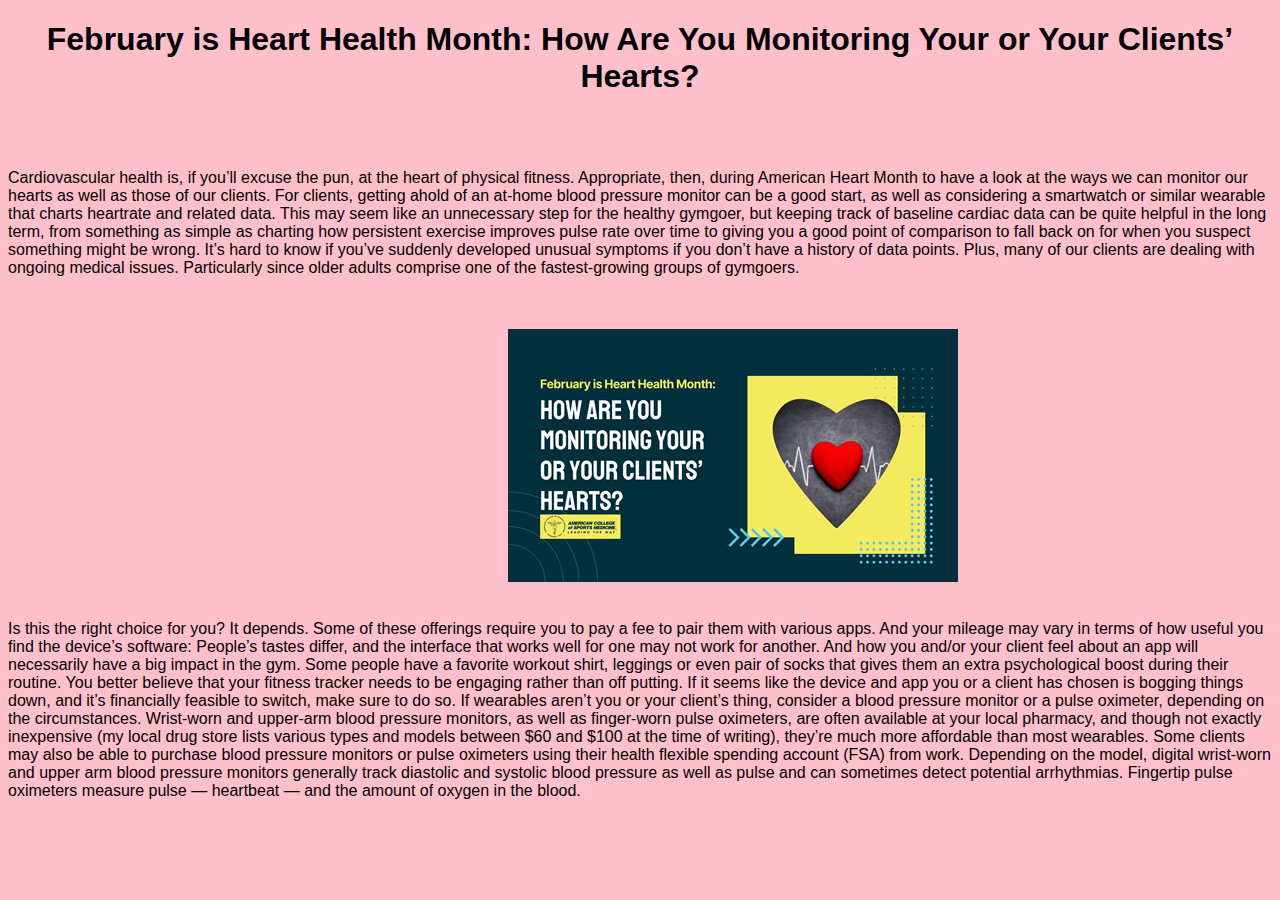
<file: article1.html>
<!DOCTYPE html>
<html>
<head>
<title>Wearable technology</title>
<style>
body{background-color:pink;color:black;font-family: Arial, sans-serif}
img{position:relative;left:500px}
</style>
</head>
<body>
<h1 align="center">February is Heart Health Month: How Are You Monitoring Your or Your Clients’ Hearts?</h1><br><br>
<p>Cardiovascular health is, if you’ll excuse the pun, at the heart of physical fitness. Appropriate, then, during American Heart Month to have a look at the ways we can monitor our hearts as well as those of our clients. 

For clients, getting ahold of an at-home blood pressure monitor can be a good start, as well as considering a smartwatch or similar wearable that charts heartrate and related data. This may seem like an unnecessary step for the healthy gymgoer, but keeping track of baseline cardiac data can be quite helpful in the long term, from something as simple as charting how persistent exercise improves pulse rate over time to giving you a good point of comparison to fall back on for when you suspect something might be wrong. It’s hard to know if you’ve suddenly developed unusual symptoms if you don’t have a history of data points. Plus, many of our clients are dealing with ongoing medical issues. Particularly since older adults comprise one of the fastest-growing groups of gymgoers.</p><br><br>
<img src="Images\img5.png"><br><br>
<p>
Is this the right choice for you? It depends. Some of these offerings require you to pay a fee to pair them with various apps. And your mileage may vary in terms of how useful you find the device’s software: People’s tastes differ, and the interface that works well for one may not work for another. And how you and/or your client feel about an app will necessarily have a big impact in the gym. Some people have a favorite workout shirt, leggings or even pair of socks that gives them an extra psychological boost during their routine. You better believe that your fitness tracker needs to be engaging rather than off putting. If it seems like the device and app you or a client has chosen is bogging things down, and it’s financially feasible to switch, make sure to do so. 

If wearables aren’t you or your client’s thing, consider a blood pressure monitor or a pulse oximeter, depending on the circumstances. Wrist-worn and upper-arm blood pressure monitors, as well as finger-worn pulse oximeters, are often available at your local pharmacy, and though not exactly inexpensive (my local drug store lists various types and models between $60 and $100 at the time of writing), they’re much more affordable than most wearables. Some clients may also be able to purchase blood pressure monitors or pulse oximeters using their health flexible spending account (FSA) from work.  

Depending on the model, digital wrist-worn and upper arm blood pressure monitors generally track diastolic and systolic blood pressure as well as pulse and can sometimes detect potential arrhythmias. Fingertip pulse oximeters measure pulse — heartbeat — and the amount of oxygen in the blood. 

</p>
</body>
</html>
</file>
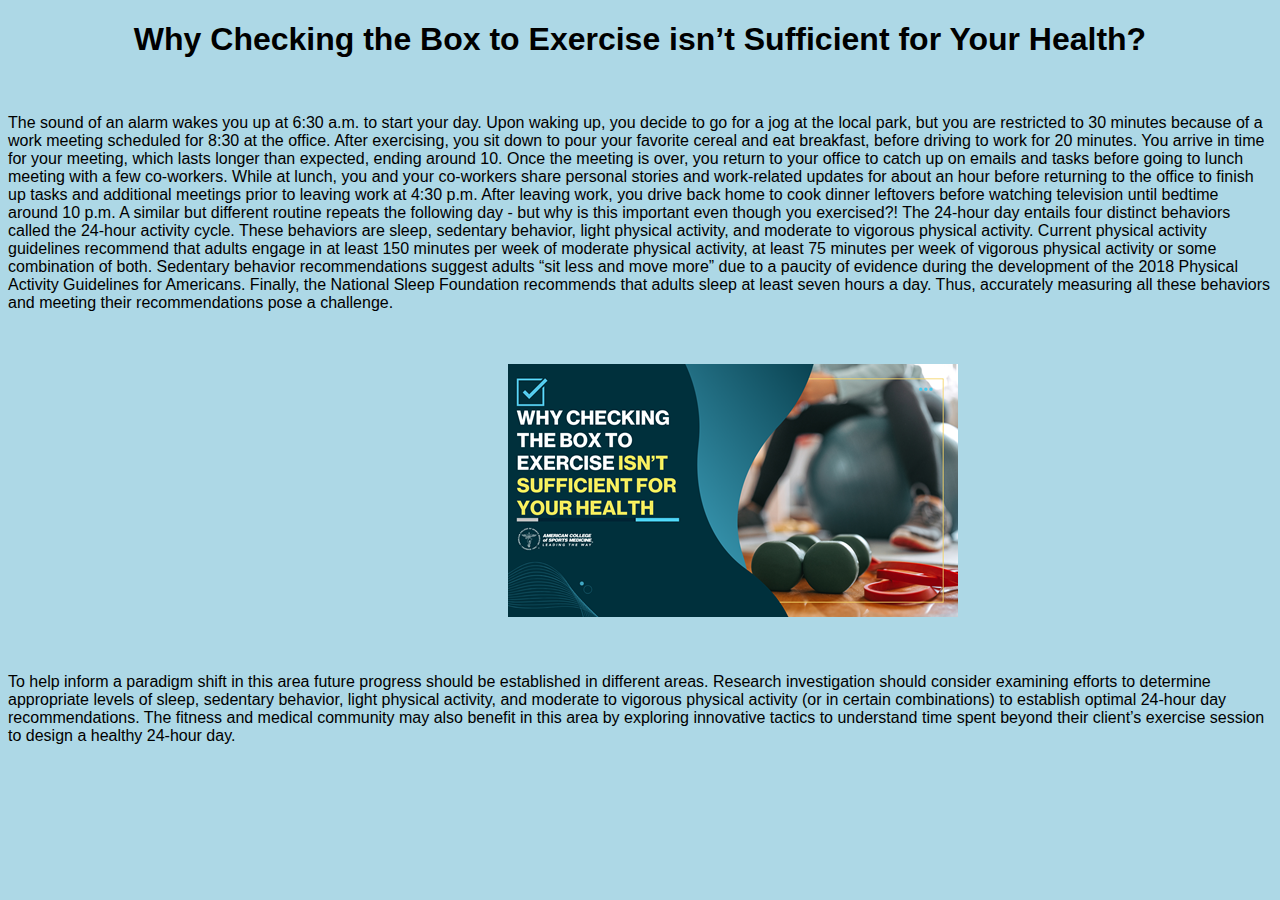
<file: article2.html>
<!DOCTYPE html>
<html>
<head>
<title>Mobile exercise apps</title>
<style>
body{background-color:lightblue;color:black;font-family: Arial, sans-serif}
img{position:relative;left:500px}
</style>
</head>
<body>
<h1 align="center">Why Checking the Box to Exercise isn’t Sufficient for Your Health?</h1><br>
<p>
The sound of an alarm wakes you up at 6:30 a.m. to start your day. Upon waking up, you decide to go for a jog at the local park, but you are restricted to 30 minutes because of a work meeting scheduled for 8:30 at the office. After exercising, you sit down to pour your favorite cereal and eat breakfast, before driving to work for 20 minutes. You arrive in time for your meeting, which lasts longer than expected, ending around 10. Once the meeting is over, you return to your office to catch up on emails and tasks before going to lunch meeting with a few co-workers. While at lunch, you and your co-workers share personal stories and work-related updates for about an hour before returning to the office to finish up tasks and additional meetings prior to leaving work at 4:30 p.m. After leaving work, you drive back home to cook dinner leftovers before watching television until bedtime around 10 p.m. A similar but different routine repeats the following day - but why is this important even though you exercised?! 

The 24-hour day entails four distinct behaviors called the 24-hour activity cycle. These behaviors are sleep, sedentary behavior, light physical activity, and moderate to vigorous physical activity. Current physical activity guidelines recommend that adults engage in at least 150 minutes per week of moderate physical activity, at least 75 minutes per week of vigorous physical activity or some combination of both. Sedentary behavior recommendations suggest adults “sit less and move more” due to a paucity of evidence during the development of the 2018 Physical Activity Guidelines for Americans. Finally, the National Sleep Foundation recommends that adults sleep at least seven hours a day. Thus, accurately measuring all these behaviors and meeting their recommendations pose a challenge. 
</p><br><br>
<img src="Images\img6.png"><br><br><br>

<p>
To help inform a paradigm shift in this area future progress should be established in different areas. Research investigation should consider examining efforts to determine appropriate levels of sleep, sedentary behavior, light physical activity, and moderate to vigorous physical activity (or in certain combinations) to establish optimal 24-hour day recommendations. The fitness and medical community may also benefit in this area by exploring innovative tactics to understand time spent beyond their client’s exercise session to design a healthy 24-hour day. </p>




</body>
</html>
</file>
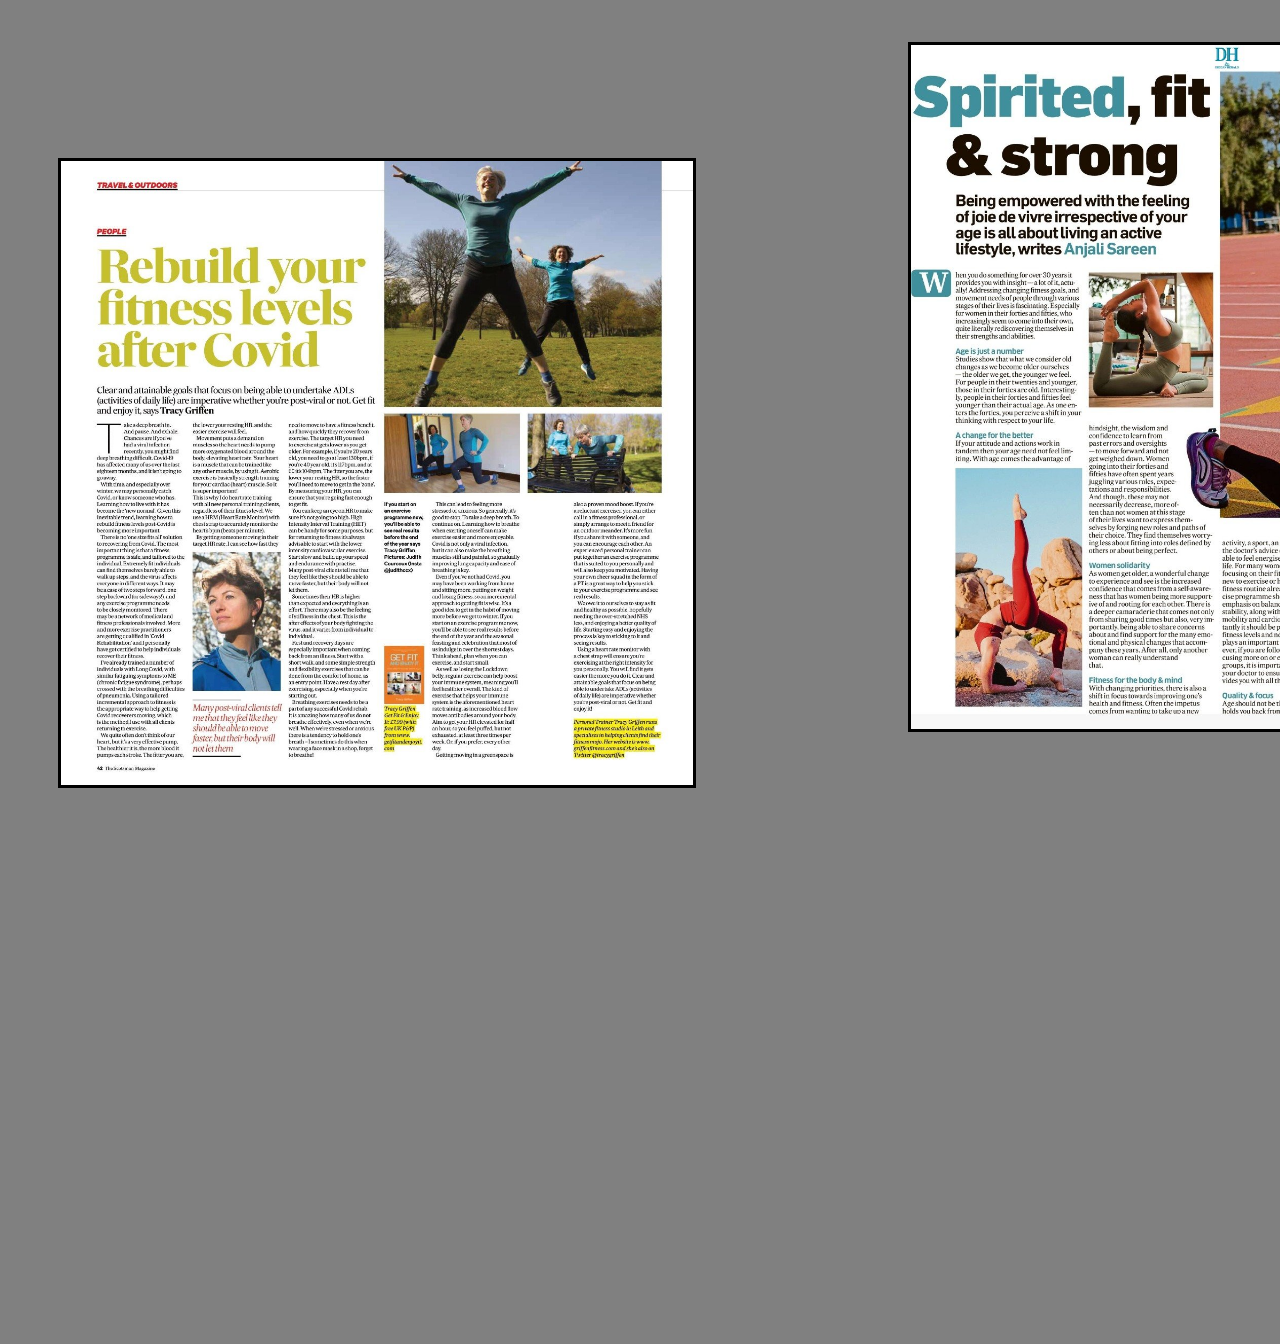
<file: articles.html>
<!doctype html>
<html>
<head>
<title>articles</title>
</head>
<body style="background-color:gray">
<img src="Images\news6.jpg" width="50%" height="50%" style="position:relative;top:150px;left:50px;border:solid">
<img src="Images\news5.jpg" width="50%" height="50%" style="position:relative;bottom:600px;left:900px;border:solid">
</body>
</html>
</file>
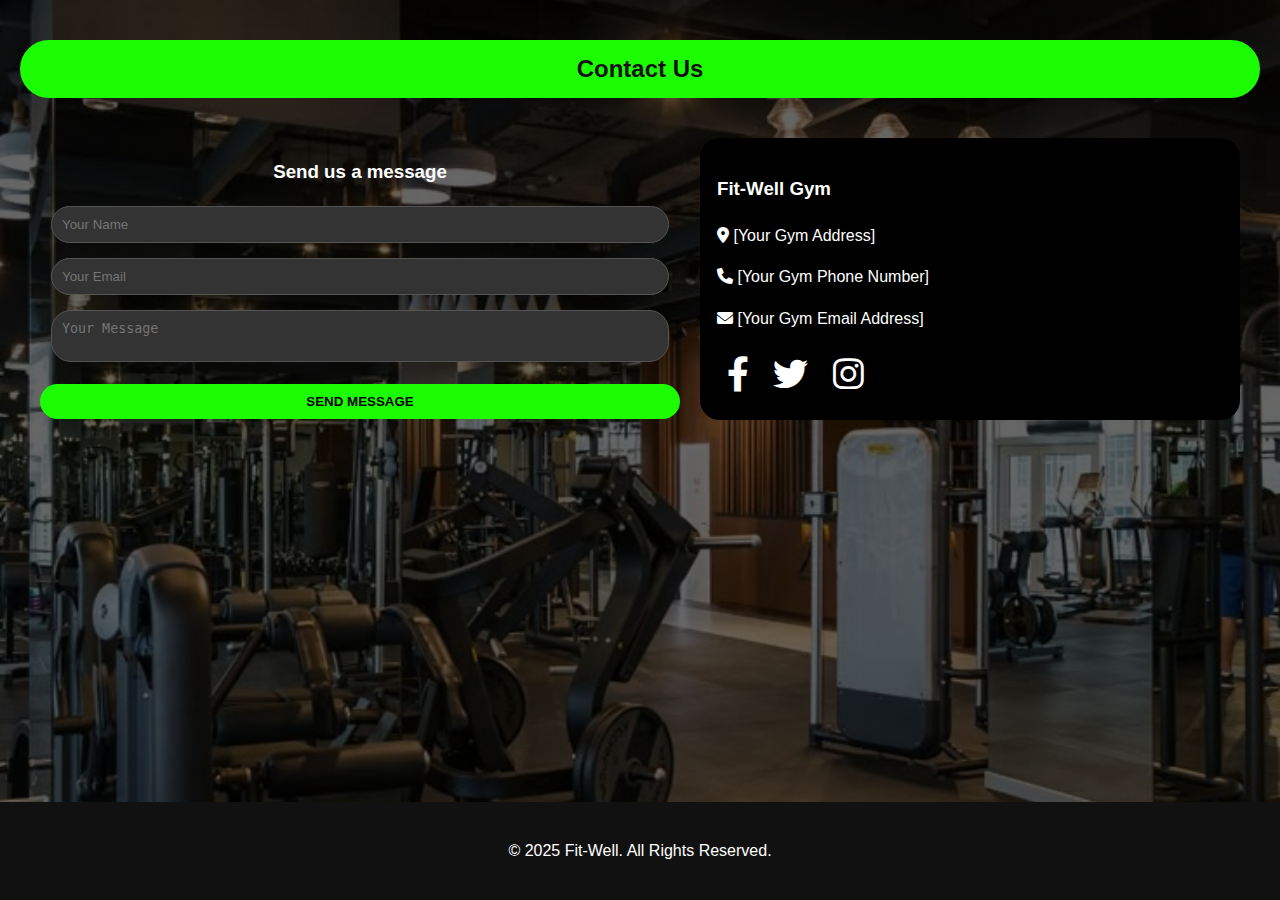
<file: contact.html>
<!DOCTYPE html>
<html lang="en">

<head>
    <meta charset="UTF-8">
    <meta name="viewport" content="width=device-width, initial-scale=1.0">
    <title>Contact Us - Fit-Well Gym</title>
    <link rel="stylesheet" href="cont.css">
    <link rel="stylesheet" href="https://cdnjs.cloudflare.com/ajax/libs/font-awesome/6.0.0/css/all.min.css">
</head>

<body>
    <main>
        <section class="contact-section">
            <h2>Contact Us</h2>
            <div class="contact-container">
                <div class="contact-form">
                    <h3>Send us a message</h3>
                    <form id="contactForm">
                        <input type="text" id="name" placeholder="Your Name" required>
                        <input type="email" id="email" placeholder="Your Email" required>
                        <textarea id="message" placeholder="Your Message" required></textarea>
                        <button type="submit">Send Message</button>
                    </form>
                    <div id="form-message"></div>
                </div>
                <div class="contact-info">
                    <h3>Fit-Well Gym</h3>
                    <p><i class="fas fa-map-marker-alt"></i> [Your Gym Address]</p>
                    <p><i class="fas fa-phone"></i> [Your Gym Phone Number]</p>
                    <p><i class="fas fa-envelope"></i> [Your Gym Email Address]</p>
                    <div class="social-icons">
                        <a href="#"><i class="fab fa-facebook-f"></i></a>
                        <a href="#"><i class="fab fa-twitter"></i></a>
                        <a href="#"><i class="fab fa-instagram"></i></a>
                    </div>
                </div>
            </div>
        </section>
    </main>
    <footer>
        <p>&copy; 2025 Fit-Well. All Rights Reserved. </p>
    </footer>
    <script src="script.js"></script>
</body>

</html>
</file>
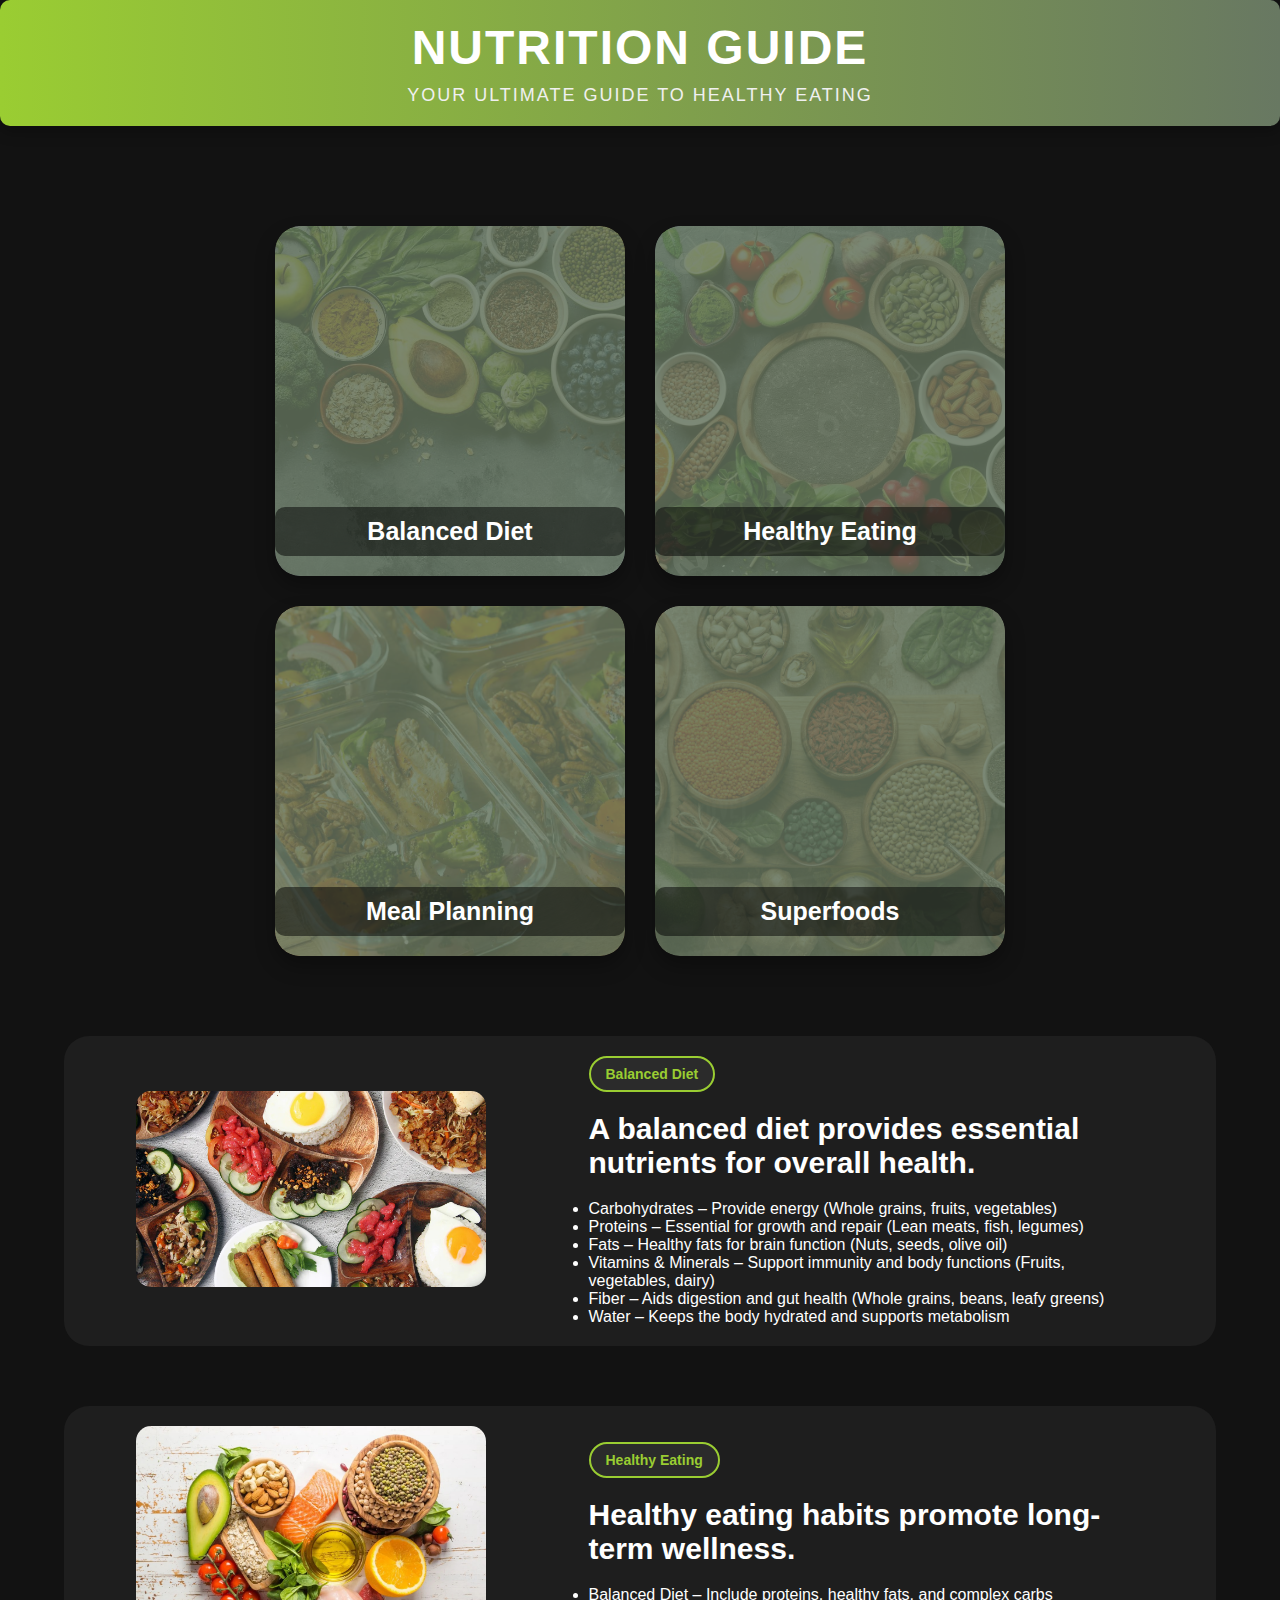
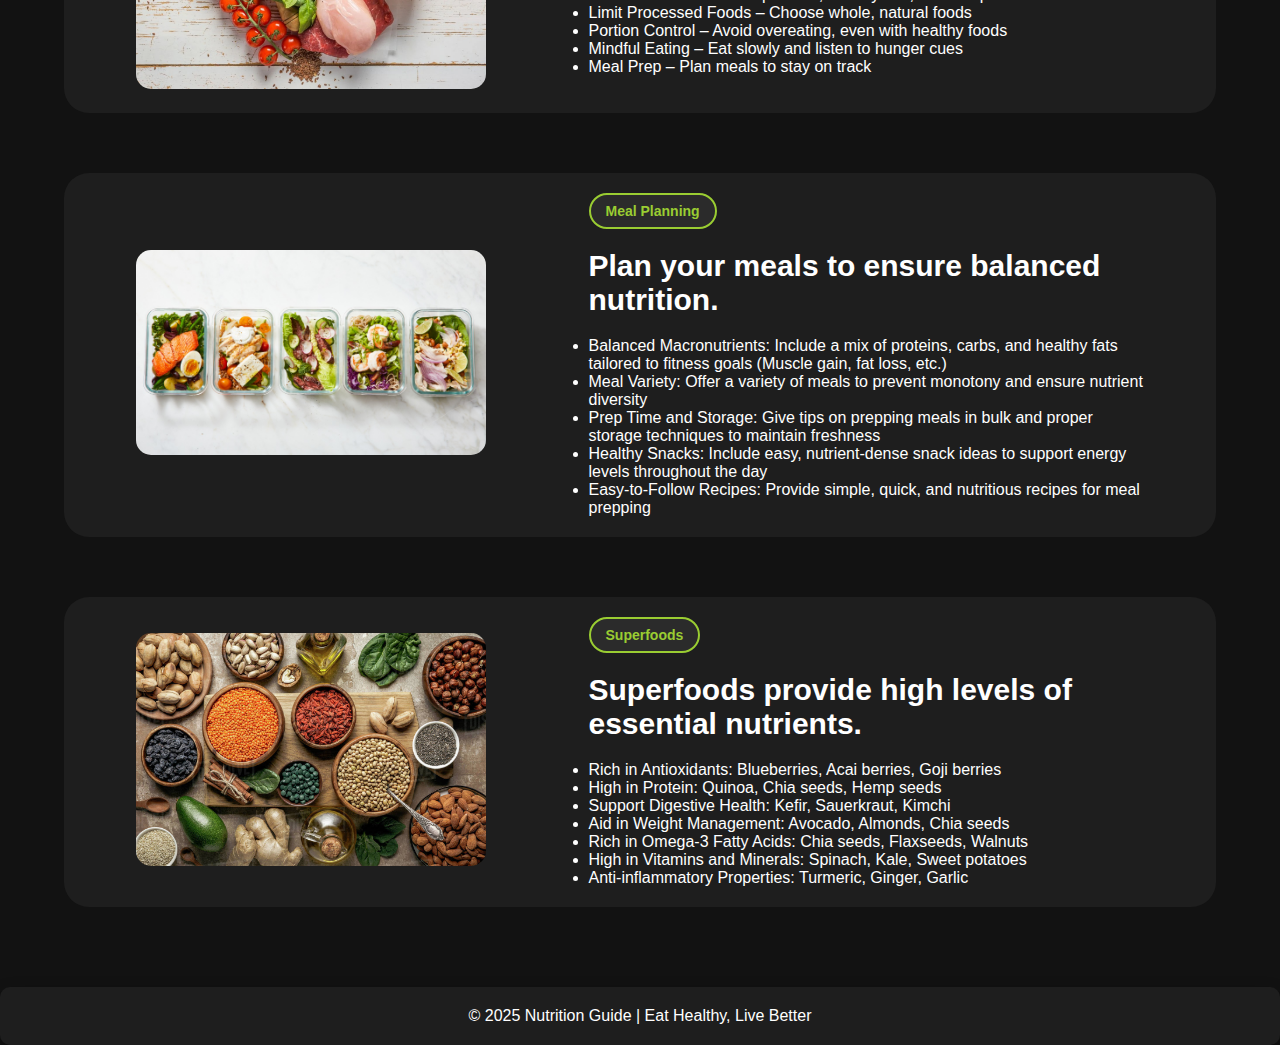
<file: nutrition.html>
<!DOCTYPE html>
<html>
    <head>
        <link rel="stylesheet" type="text/css" href="nstyles.css"/>
    </head>
    <body>
        <div class="all">
            <div class="header">
                <h1 class="xyz">Nutrition Guide</h1>
                <p class="sub-heading">Your ultimate guide to healthy eating</p>
            </div>
            <div class="nutrition-container">
                <div class="row">
                    <div class="nutrition">
                        <img src="Images\1 (1).jpeg" alt="Balanced Diet" class="im1">
                        <div class="overlay"></div>
                        <a href="#balanced"><h1>Balanced Diet</h1></a>
                    </div>
                    <div class="nutrition">
                        <img src="Images\1 (2).jpeg" alt="Healthy Eating" class="im2">
                        <div class="overlay"></div>
                        <a href="#healthy"><h1>Healthy Eating</h1></a>
                    </div>
                </div>
                <div class="row">
                    <div class="nutrition">
                        <img src="Images\1 (3).jpeg" alt="Meal Planning" class="im3">
                        <div class="overlay"></div>
                        <a href="#meal"><h1>Meal Planning</h1></a>
                    </div>
                    <div class="nutrition">
                        <img src="Images\1 (4).jpeg" alt="Superfoods" class="im4">
                        <div class="overlay"></div>
                        <a href="#superfoods"><h1>Superfoods</h1></a>
                    </div>
                </div>
            </div>
            <div class="section">
            <div class="image-content">
                <img src="Images\1 (7).jpeg" alt="Balanced Diet">
            </div>
            <div class="text-content">
                <span class="badge" id="balanced">Balanced Diet</span>
                <h1>A balanced diet provides essential nutrients for overall health.</h1>
                <ul class="circle">
                    <li>Carbohydrates – Provide energy (Whole grains, fruits, vegetables)</li>
                    <li>Proteins – Essential for growth and repair (Lean meats, fish, legumes)</li>
                    <li>Fats – Healthy fats for brain function (Nuts, seeds, olive oil)</li>
                    <li>Vitamins & Minerals – Support immunity and body functions (Fruits, vegetables, dairy)</li>
                    <li>Fiber – Aids digestion and gut health (Whole grains, beans, leafy greens)</li>
                    <li>Water – Keeps the body hydrated and supports metabolism</li>

                  </ul>
            </div>
        </div>
        
        <div class="section">
            <div class="image-content">
                <img src="Images\8.jpeg" alt="Healthy Eating">
            </div>
            <div class="text-content">
                <span class="badge" id="healthy">Healthy Eating</span>
                <h1>Healthy eating habits promote long-term wellness.</h1>
                <ul class="circle">
                    <li>Balanced Diet – Include proteins, healthy fats, and complex carbs</li>
                    <li>Limit Processed Foods – Choose whole, natural foods</li>
                    <li>Portion Control – Avoid overeating, even with healthy foods</li>
                    <li>Mindful Eating – Eat slowly and listen to hunger cues</li>
                    <li>Meal Prep – Plan meals to stay on track</li>

                </ul>
            </div>
        </div>

        <div class="section">
            <div class="image-content">
                <img src="Images\1 (6).jpeg" alt="Meal Planning">
            </div>
            <div class="text-content">
                <span class="badge" id="meal">Meal Planning</span>
                <h1>Plan your meals to ensure balanced nutrition.</h1>
                <ul class="circle">
                    <li>Balanced Macronutrients: Include a mix of proteins, carbs, and healthy fats tailored to fitness goals (Muscle gain, fat loss, etc.)</li>
                    <li>Meal Variety: Offer a variety of meals to prevent monotony and ensure nutrient diversity</li>
                    <li>Prep Time and Storage: Give tips on prepping meals in bulk and proper storage techniques to maintain freshness</li>
                    <li>Healthy Snacks: Include easy, nutrient-dense snack ideas to support energy levels throughout the day</li>
                    <li>Easy-to-Follow Recipes: Provide simple, quick, and nutritious recipes for meal prepping</li>

                </ul>
            </div>
        </div>

        <div class="section">
            <div class="image-content">
                <img src="Images\1 (4).jpeg" alt="Superfoods">
            </div>
            <div class="text-content">
                <span class="badge" id="superfoods">Superfoods</span>
                <h1>Superfoods provide high levels of essential nutrients.</h1>
                <ul class="circle">
                    <li>Rich in Antioxidants: Blueberries, Acai berries, Goji berries</li>
                    <li>High in Protein: Quinoa, Chia seeds, Hemp seeds</li>
                    <li>Support Digestive Health: Kefir, Sauerkraut, Kimchi</li>
                    <li>Aid in Weight Management: Avocado, Almonds, Chia seeds</li>
                    <li>Rich in Omega-3 Fatty Acids: Chia seeds, Flaxseeds, Walnuts</li>
                    <li>High in Vitamins and Minerals: Spinach, Kale, Sweet potatoes</li>
                    <li>Anti-inflammatory Properties: Turmeric, Ginger, Garlic</li>
                </ul>
            </div>
        </div>
            <footer>
                <p>© 2025 Nutrition Guide | Eat Healthy, Live Better</p>
            </footer>
        </div>
    </body>
</html>
</file>
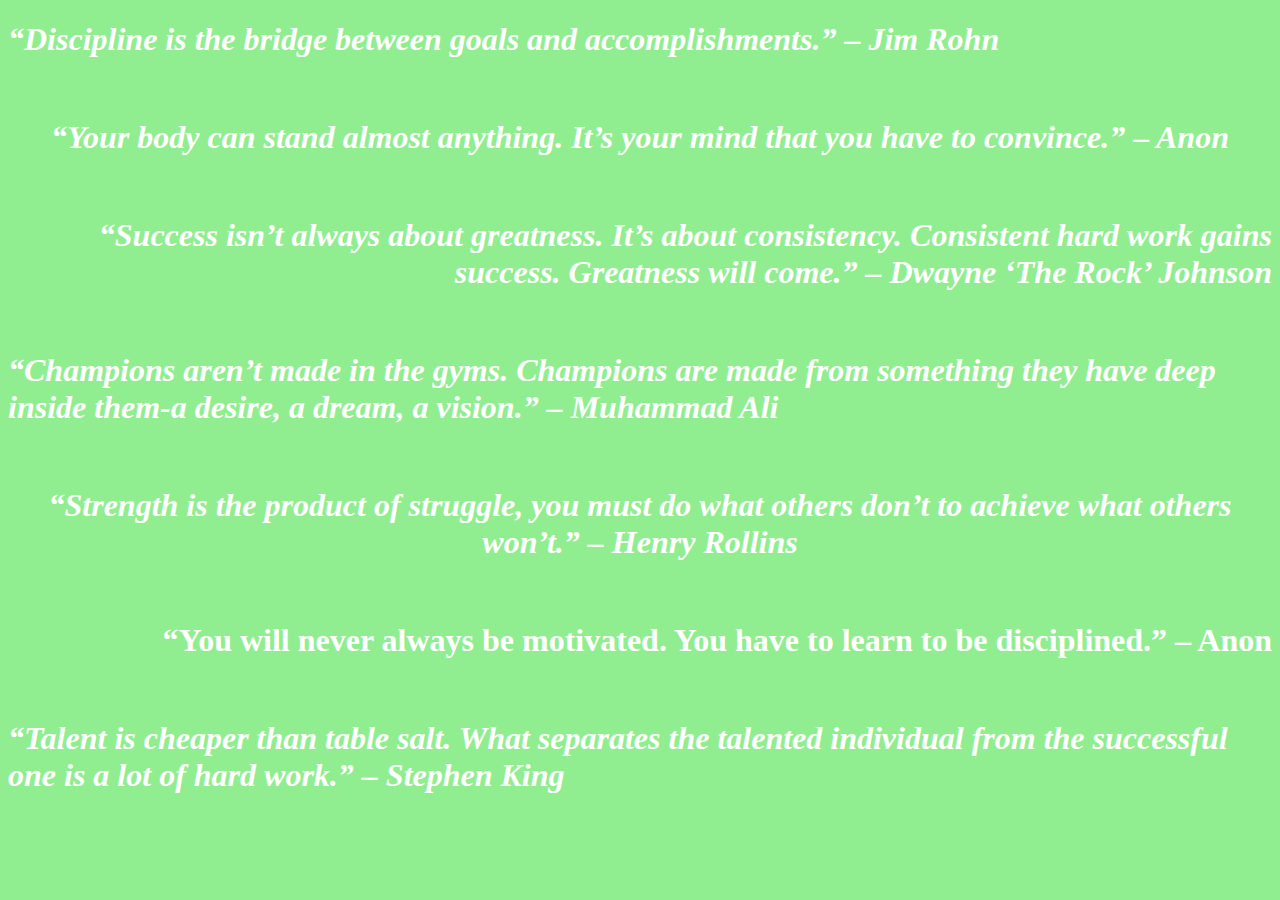
<file: quotes.html>
<!doctype html>
<html>
<head>
<title>motivational quotes</title>
</head>
<body style="background-color:lightgreen;color:white">
<h1 align="left"><i> “Discipline is the bridge between goals and accomplishments.”

– Jim Rohn</i></h1><br>
<h1 align="center"><i>“Your body can stand almost anything. It’s your mind that you have to convince.”

– Anon</i></h1><br>
<h1 align="right"><i> “Success isn’t always about greatness. It’s about consistency. Consistent hard work gains success. Greatness will come.”

– Dwayne ‘The Rock’ Johnson</i></h1><br>
<h1 align="left"><i>“Champions aren’t made in the gyms. Champions are made from something they have deep inside them-a desire, a dream, a vision.”

– Muhammad Ali</i></h1><br>
<h1 align="center"><i> “Strength is the product of struggle, you must do what others don’t to achieve what others won’t.”

– Henry Rollins</i></h1><br>
<h1 align="right"><i></i>“You will never always be motivated. You have to learn to be disciplined.”

– Anon</h1><br>
<h1 align="left"><i>“Talent is cheaper than table salt. What separates the talented individual from the successful one is a lot of hard work.”

– Stephen King</i></h1><br>
</body>
</html>
</file>
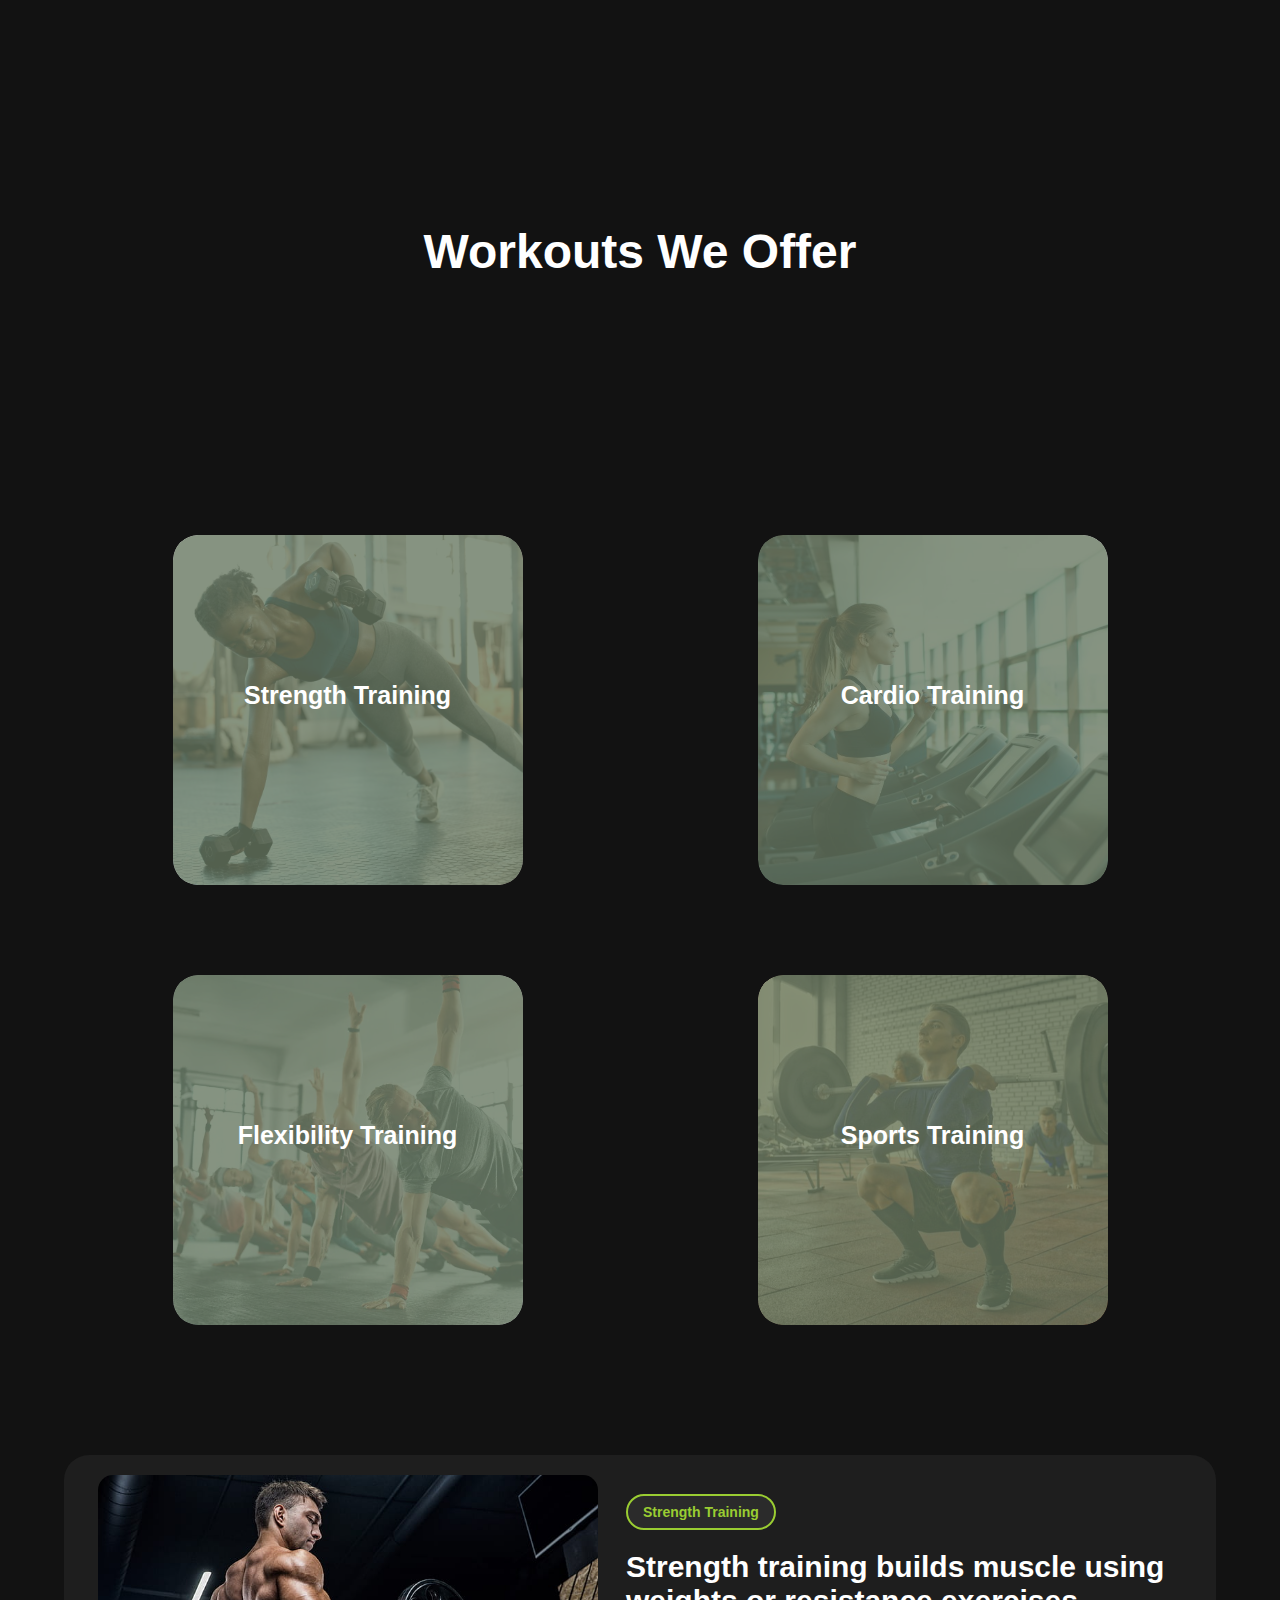
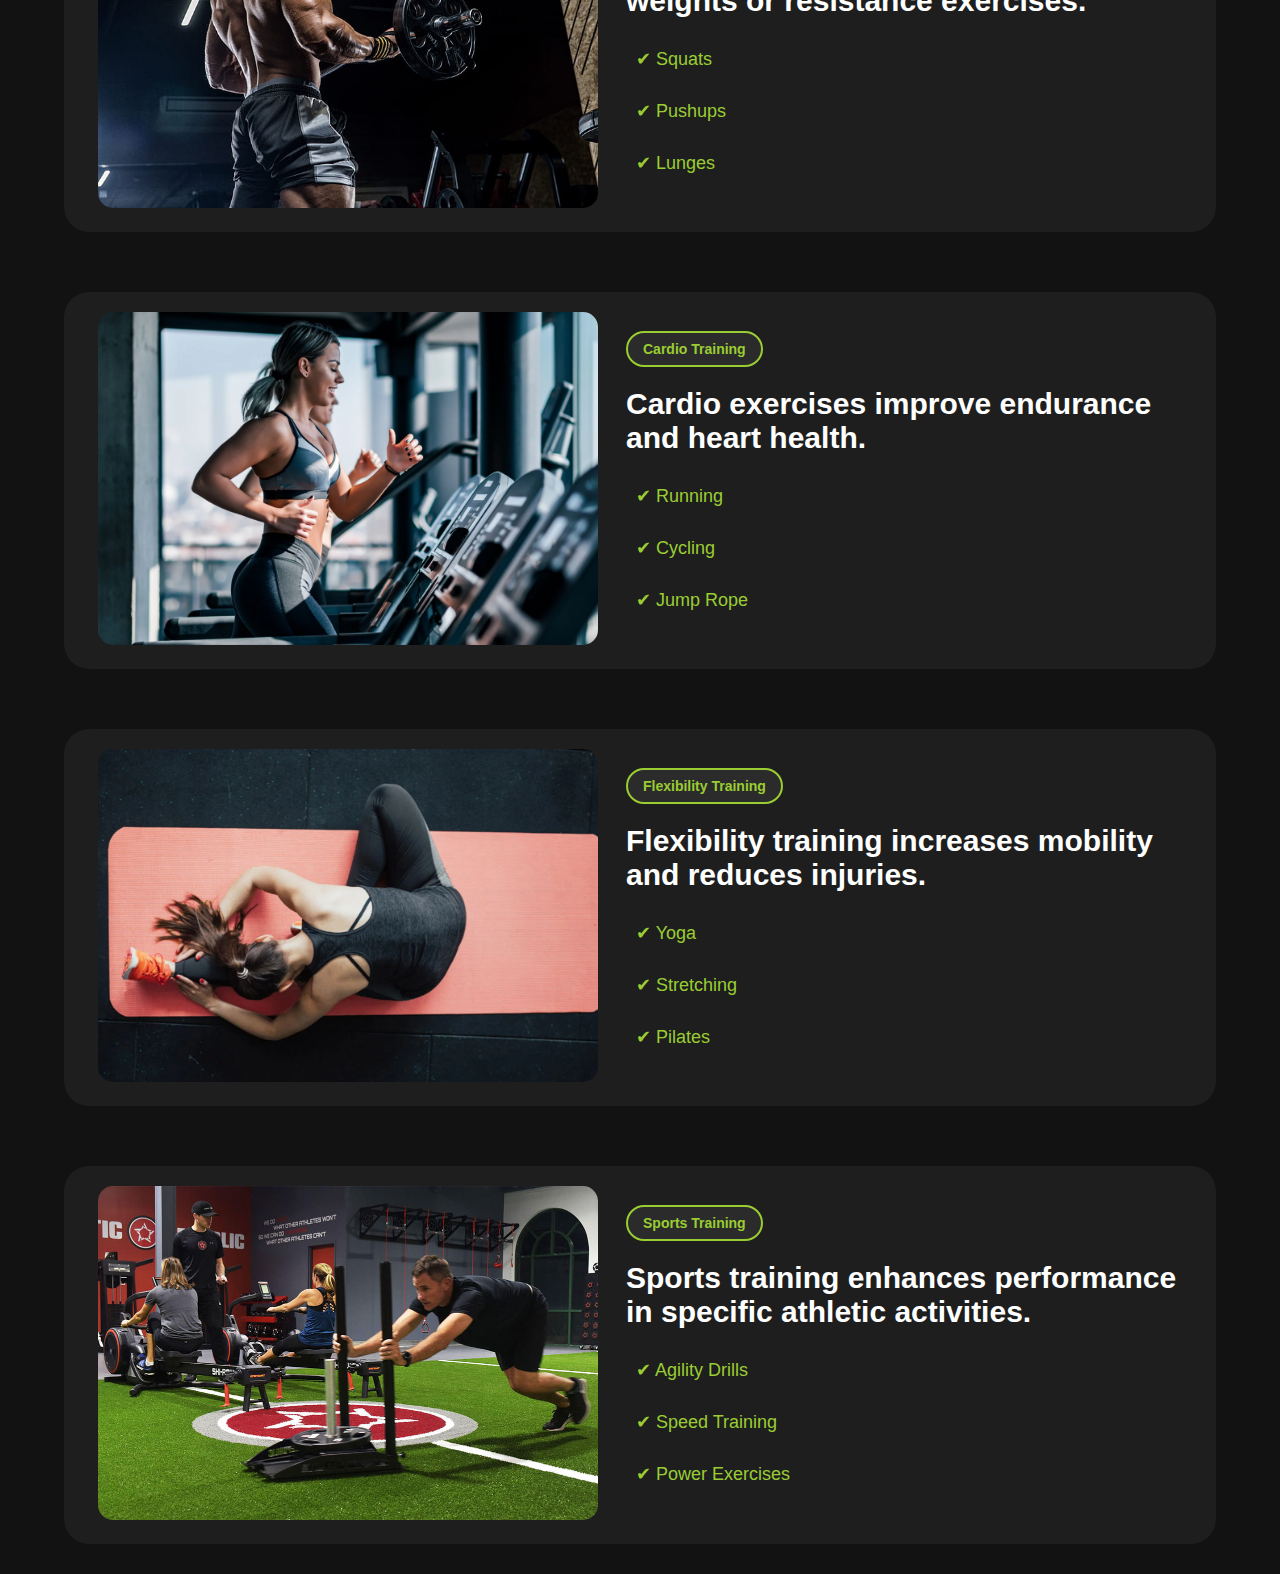
<file: workout.html>
<!DOCTYPE html>
<html>
    <head>
        <link rel="stylesheet" type="text/css" href="style(wo).css"/>
    </head>
    <body>
        <div class="all">
            <div class="header">
                <br><br><br><br><br><br><br><br>
                <h1 class="abc">Workouts We Offer</h1>
                <br><br>
            </div>
            <div class="workout-container">
                <div class="workout">
                    <img src="Images/Strength Training.jpg" alt="Strength Training" class="im1">
                    <div class="overlay"></div>
                    <a href="#strength"><h1>Strength Training</h1></a>
                </div>
                <div class="workout">
                    <img src="Images/Cardio Training.jpg" alt="Cardio Training" class="im2">
                    <div class="overlay"></div>
                    <a href="#cardio"><h1>Cardio Training</h1></a>
                </div>
                <div class="workout">
                    <img src="Images/Flexibility.jpg" alt="Flexibility Training" class="im3">
                    <div class="overlay"></div>
                    <a href="#flexibility"><h1>Flexibility Training</h1></a>
                </div>
                <div class="workout">
                    <img src="Images/specific sports.jpeg" alt="Sports Training" class="im4">
                    <div class="overlay"></div>
                    <a href="#sports"><h1>Sports Training</h1></a>
                </div>
            </div>
        </div>
        <div class="section">
            <div class="image-content">
                <img src="Images/ST(1).jpg" alt="Strength Training">
            </div>
            <div class="text-content">
                <span class="badge" id="strength">Strength Training</span>
                <h1>Strength training builds muscle using weights or resistance exercises.</h1>
                <ul class="features">
                    <li>✔ Squats</li>
                    <li>✔ Pushups</li>
                    <li>✔ Lunges</li>
                </ul>
            </div>
        </div>
        
        <div class="section">
            <div class="image-content">
                <img src="Images\cardio2.png" alt="Cardio Training">
            </div>
            <div class="text-content">
                <span class="badge" id="cardio">Cardio Training</span>
                <h1>Cardio exercises improve endurance and heart health.</h1>
                <ul class="features">
                    <li>✔ Running</li>
                    <li>✔ Cycling</li>
                    <li>✔ Jump Rope</li>
                </ul>
            </div>
        </div>

        <div class="section">
            <div class="image-content">
                <img src="Images\Flexibility2.png" alt="Flexibility Training">
            </div>
            <div class="text-content">
                <span class="badge" id="flexibility">Flexibility Training</span>
                <h1>Flexibility training increases mobility and reduces injuries.</h1>
                <ul class="features">
                    <li>✔ Yoga</li>
                    <li>✔ Stretching</li>
                    <li>✔ Pilates</li>
                </ul>
            </div>
        </div>

        <div class="section">
            <div class="image-content">
                <img src="Images\Sports2.jpg" alt="Sports Training">
            </div>
            <div class="text-content">
                <span class="badge" id="sports">Sports Training</span>
                <h1>Sports training enhances performance in specific athletic activities.</h1>
                <ul class="features">
                    <li>✔ Agility Drills</li>
                    <li>✔ Speed Training</li>
                    <li>✔ Power Exercises</li>
                </ul>
            </div>
        </div>
        </div>
    </body>
</html>
</file>
<file: cont.css>
body {
    font-family: 'Poppins', sans-serif;
    margin: 0;
    padding: 0;
    line-height: 1.6;
    color: white;
    background-image: url("Images/Back.jpeg");
    background-repeat: no-repeat;
    background-position: center center;
    background-attachment: fixed;
    background-size: cover;
    width: 100vw;
    height: 100vh;
    display: flex;
    flex-direction: column;
}

body::before {
    content: "";
    position: absolute;
    top: 0;
    left: 0;
    width: 100%;
    height: 100%;
    background: rgba(0, 0, 0, 0.6);
    z-index: -1;
}


main {
    padding: 20px;
}

.contact-section {
    text-align: center;
    margin-bottom: 20px;
}

.contact-container {
    display: flex;
    flex-wrap: wrap;
    justify-content: center;
    gap: 20px;
    padding: 20px;
}

.contact-info {
    flex: 1 1 300px;
    text-align: left;
    box-sizing: border-box;
    border: 2px solid black;
    border-radius: 20px;
    width: 350px;
    padding: 15px;
    background-color: black;
}

.social-icons a {
    margin: 0 10px;
    font-size: 35px;
    color: white;
}

.social-icons a:hover {
    background-color: #fff;
    border-radius: 5px;
    color: #000;
}

.contact-form {
    flex: 1 1 400px;
    box-sizing: border-box;
}

.contact-form input,
.contact-form textarea {
    width: calc(100% - 22px);
    padding: 10px;
    margin-bottom: 15px;
    border: 1px solid #555;
    background-color: #333;
    color: white;
    box-sizing: border-box;
    border-radius: 20px;
}


.contact-form textarea {
    resize: none;
}

.contact-form button {
    background-color: #1cfc03;
    color: rgb(0, 0, 0);
    padding: 10px 15px;
    border: none;
    cursor: pointer;
    width: 100%;
    box-sizing: border-box;
    font-weight: bold;
    text-transform: uppercase;
    border-radius: 20px;
}

.contact-form button:hover {
    background-color: #fff;
    color: #000;
}

footer {
    background-color: #111;
    color: white;
    text-align: center;
    padding: 20px;
    width: 100%;
    box-sizing: border-box;
    position: fixed;
    bottom: 0;
}

@media (max-width: 768px) {
    .contact-container {
        flex-direction: column;
        padding: 10px;
    }

    .contact-info,
    .contact-form {
        flex: 1 1 100%;
    }
}

h2 {
    display: block;
    font-size: 1.5em;
    color: #111;
    margin-block-start: 0.83em;
    margin-block-end: 0.83em;
    margin-inline-start: 0px;
    margin-inline-end: 0px;
    font-weight: bold;
    border: #1cfc03 solid 2px;
    background-color: #1cfc03;
    border-radius: 30px;
    padding: 8px;
}
</file>
<file: nstyles.css>
*{
    margin: 0px;
    padding: 0px;
    box-sizing: border-box;
}

html {
    scroll-behavior: smooth;
}

body {
    background-color: #121212;
    color: white;
    font-family: 'Poppins', sans-serif;
    text-align: center;
    min-height: 100vh;
    display: flex;
    flex-direction: column;
    justify-content: space-around;
    align-items: center;
}

.all {
    display: flex;
    flex-direction: column;
    align-items: center;
    justify-content: space-around;
    width: 100%;
}

.header {
    margin-bottom: 50px;
    font-size: 24px;
    text-transform: uppercase;
    letter-spacing: 2px;
    background: linear-gradient(90deg, #9acd32, #687862);
    padding: 20px;
    width: 100%;
    text-align: center;
    border-radius: 10px;
    box-shadow: 0 5px 15px rgba(0, 0, 0, 0.3);
}

.sub-heading {
    font-size: 18px;
    color: #f0f0f0;
    margin-top: 10px;
}

.nutrition-container {
    display: flex;
    flex-direction: column;
    align-items: center;
    gap: 30px;
    padding: 50px;
}

.row {
    display: flex;
    justify-content: center;
    gap: 30px;
}

.nutrition {
    position: relative;
    width: 350px;
    height: 350px;
    border-radius: 25px;
    overflow: hidden;
    transition: 0.3s ease;
    box-shadow: 0 10px 20px rgba(0, 0, 0, 0.3);
}

.nutrition img {
    width: 100%;
    height: 100%;
    object-fit: cover;
    border-radius: 25px;
    filter: brightness(0.8);
    transition: 0.3s ease-in-out;
}

.nutrition .overlay {
    position: absolute;
    top: 0;
    left: 0;
    width: 100%;
    height: 100%;
    background-color: #687862;
    opacity: 0.8;
    border-radius: 25px;
    transition: 0.3s ease;
}

.nutrition h1 {
    position: absolute;
    width: 100%;
    bottom: 20px;
    text-align: center;
    font-size: 25px;
    font-weight: bold;
    color: white;
    cursor: pointer;
    background: rgba(0, 0, 0, 0.5);
    padding: 10px;
    border-radius: 10px;
}

.nutrition:hover img {
    filter: brightness(1);
}

.nutrition:hover .overlay {
    opacity: 0.3;
}

.nutrition:hover {
    transform: scale(1.1);
    border: 2px solid #9acd32;
    box-shadow: 0 0 25px #9acd32;
}

.nutrition:hover h1 {
    color: black;
    background: #9acd32;
}

footer {
    margin-top: 50px;
    padding: 20px;
    background-color: #1e1e1e;
    color: white;
    text-align: center;
    width: 100%;
    border-radius: 10px;
    box-shadow: 0 5px 15px rgba(0, 0, 0, 0.3);
}
.section {
    display: flex;
    justify-content: space-around;
    align-items: center;
    background-color: #1e1e1e;
    padding: 20px;
    border-radius: 25px;
    width: 90%;
    max-width: 1200px;
    margin: 30px 0 ;
}

.text-content {
    color: white;
    max-width: 50%;
    text-align: left;
}

.badge {
    display: inline-block;
    background-color: #2b2b2b;
    padding: 8px 15px;
    border-radius: 25px;
    border: 2px solid #9acd32;
    font-size: 14px;
    color: #9acd32;
    font-weight: bold;
    transition: 0.2s ease;
}

.text-content h1 {
    font-size: 30px;
    font-weight: bold;
    margin: 20px 0;
}

.image-content img {
    width: 350px;
    height: auto;
    border-radius: 15px;
    transition: 0.2s ease-in-out;
}

.badge:hover{
    transform: scale(1.1);
    background-color: #9acd32;
    color: #121212;
    box-shadow: 0 0 25px #9acd32;
}

.image-content:hover img{
    border: 2px solid #9acd32;
    box-shadow: 0 0 25px #9acd32;
}
</file>
<file: style(wo).css>
* {
    margin: 0;
    padding: 0;
    box-sizing: border-box;
}

html{
    scroll-behavior: smooth;
}

body {
    background-color: #121212;
    color: white;
    font-family: Arial, sans-serif;
    text-align: center;
    min-height: 100vh;
    display: flex;
    flex-direction: column;
    justify-content: space-around;
    align-items: center;
}


.all {
    display: flex;
    flex-direction: column;
    align-items: center;
    justify-content: space-around;
    width:100%;
}


.header {
    margin-bottom: 100px;
    font-size: 24px;
}


.workout-container {
    display: flex;
    justify-content: space-around;
    flex-wrap: wrap;
    gap: 90px;
    padding: 100px;
}


.workout {
    position: relative;
    width: 350px;
    height: 350px;
    border-radius: 25px;
    overflow: hidden;
    transition: 0.3s ease;
}


.workout img {
    width: 100%;
    height: 100%;
    object-fit: cover;
    border-radius: 25px;
}


.workout .overlay {
    position: absolute;
    top: 0;
    left: 0;
    width: 100%;
    height: 100%;
    background-color: #687862;
    opacity: 0.8;
    border-radius: 25px;
    transition: 0.3s ease;
}


.workout h1 {
    position: absolute;
    width: 100%;
    bottom: 50%;
    text-align: center;
    font-size: 25px;
    font-weight: bold;
    color: white;
    cursor: pointer;
}


.workout:hover .overlay {
    opacity: 0.3;
}

.workout:hover {
    transform: scale(1.1);
    border: 2px solid #9acd32;
    box-shadow: 0 0 25px #9acd32;
}

.workout:hover h1 {
    color: black;
    background: #9acd32;
}

.section {
    display: flex;
    justify-content: space-around;
    align-items: center;
    background-color: #1e1e1e;
    padding: 20px;
    border-radius: 25px;
    width: 90%;
    max-width: 1200px;
    margin: 30px 0 ;
}

.text-content {
    color: white;
    max-width: 50%;
    text-align: left;
}

.badge {
    display: inline-block;
    background-color: #2b2b2b;
    padding: 8px 15px;
    border-radius: 25px;
    border: 2px solid #9acd32;
    font-size: 14px;
    color: #9acd32;
    font-weight: bold;
    transition: 0.2s ease;
}

.text-content h1 {
    font-size: 30px;
    font-weight: bold;
    margin: 20px 0;
}

.features li {
    display: flex;
    align-items: center;
    font-size: 18px;
    margin-bottom: 10px;
    color: #9acd32;
}

.image-content img {
    width: 500px;
    height: auto;
    border-radius: 15px;
    transition: 0.2s ease-in-out;
}

.badge:hover{
    transform: scale(1.1);
    background-color: #9acd32;
    color: #121212;
    box-shadow: 0 0 25px #9acd32;
}

.features li{
    padding:10px;
    transition: 0.2s ease;
}

.features:hover li {
    color: black;
    transform: scale(1.05) translateX(15px);
    background-color: #9acd32;
    border-radius: 15px;
    font-weight: bold;
}

.image-content:hover img{
    border: 2px solid #9acd32;
    box-shadow: 0 0 25px #9acd32;
}
</file>
